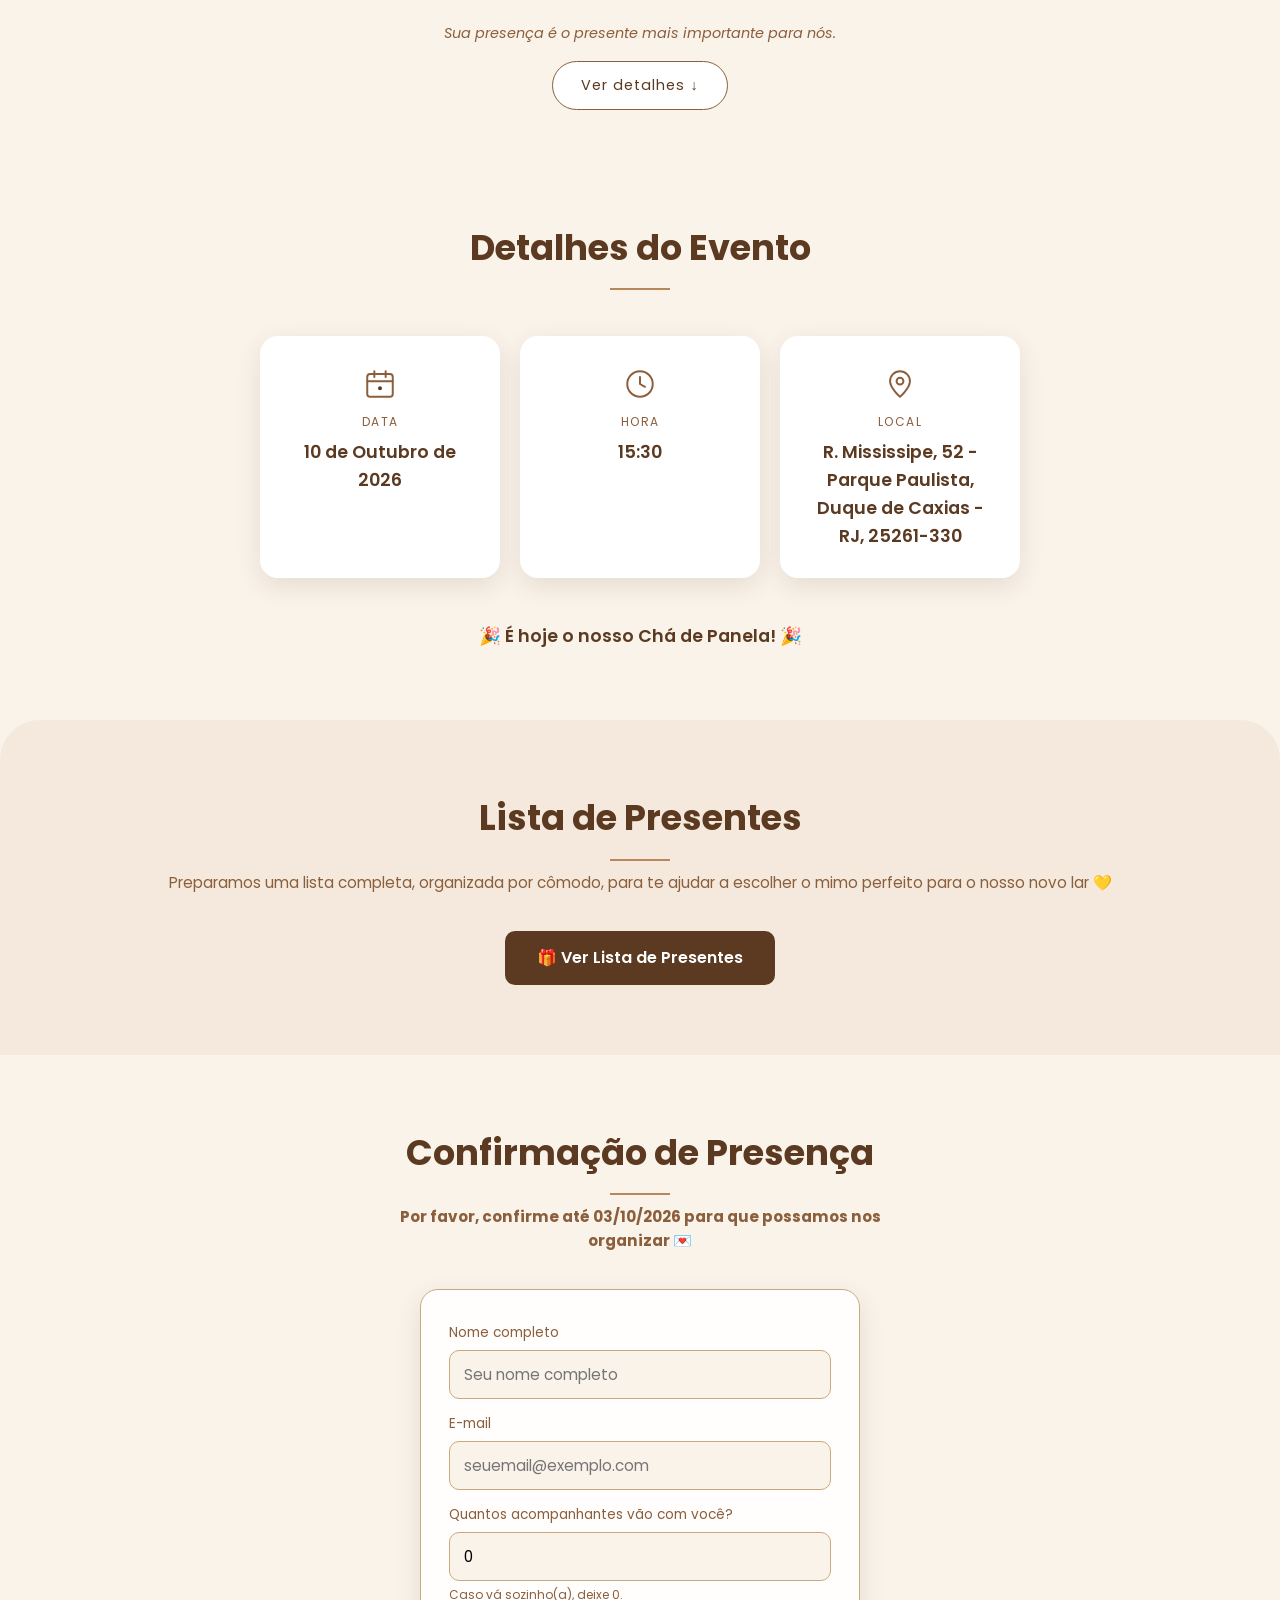
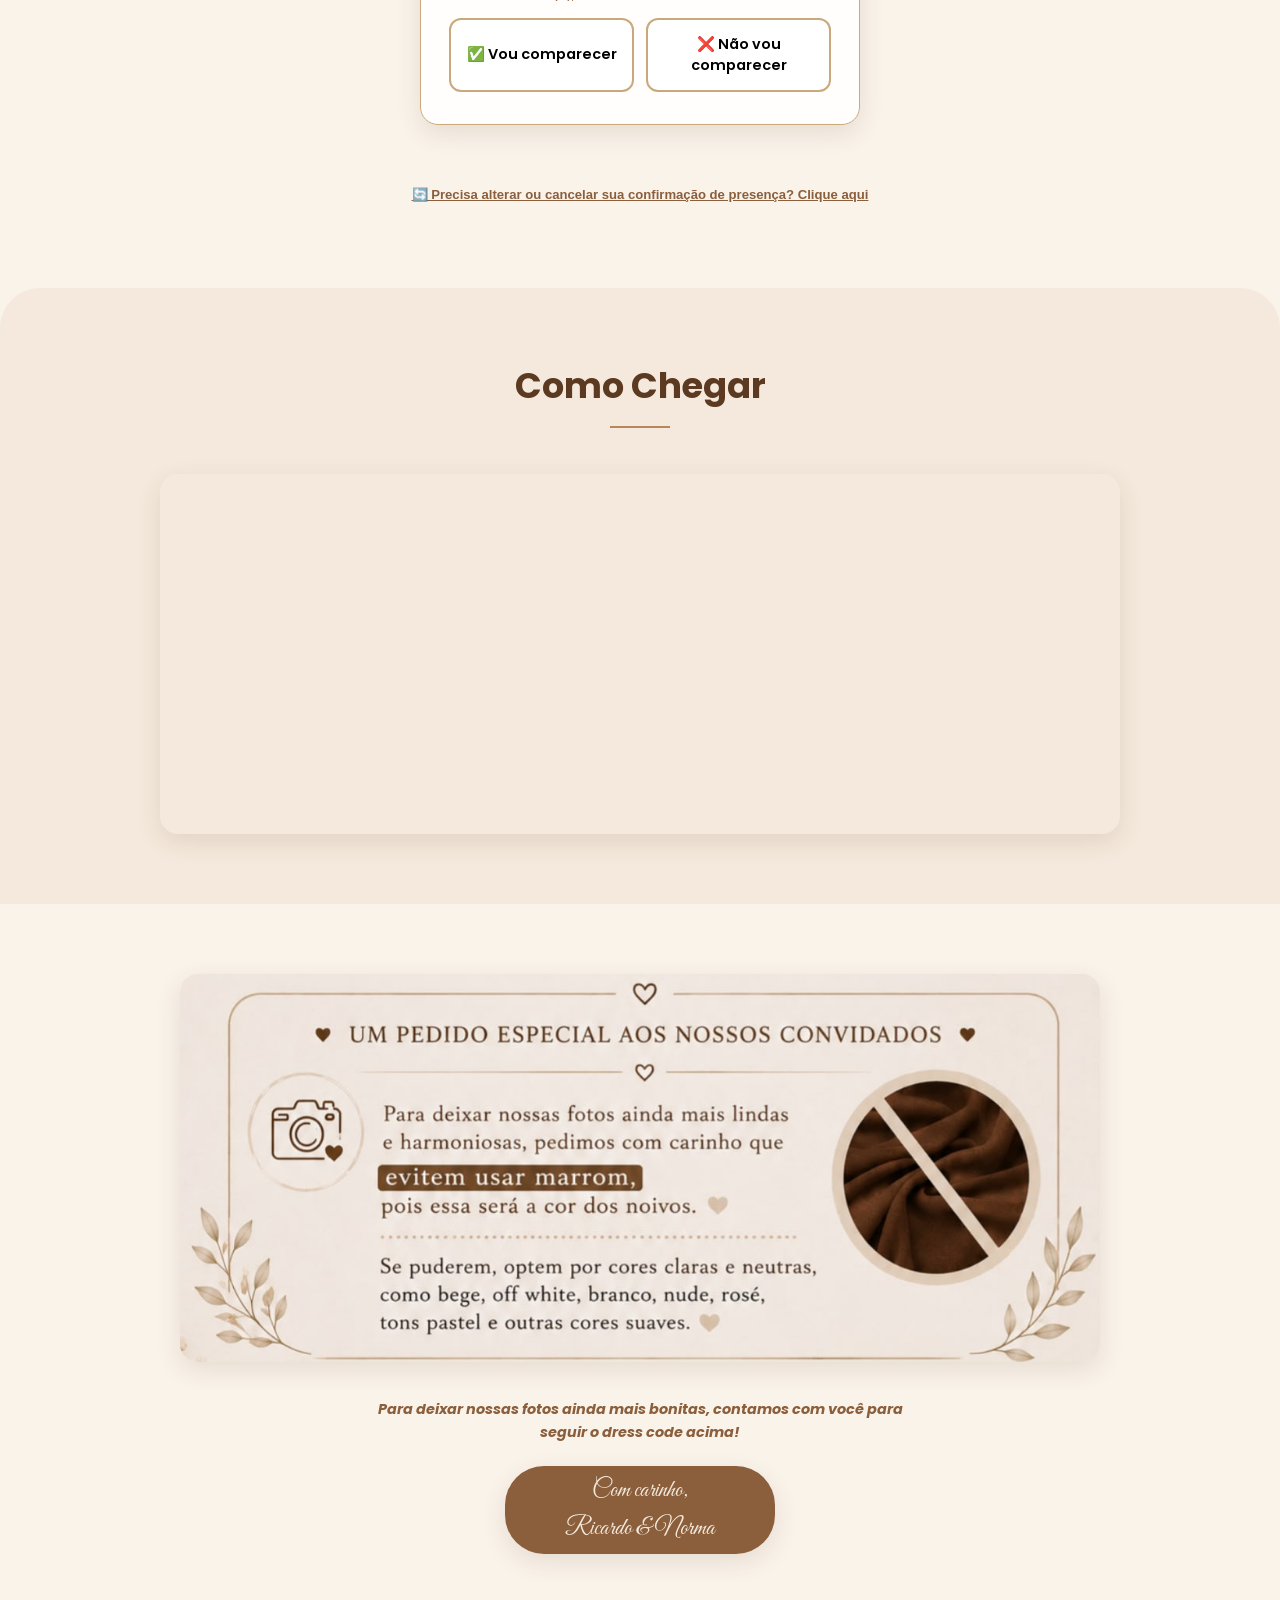
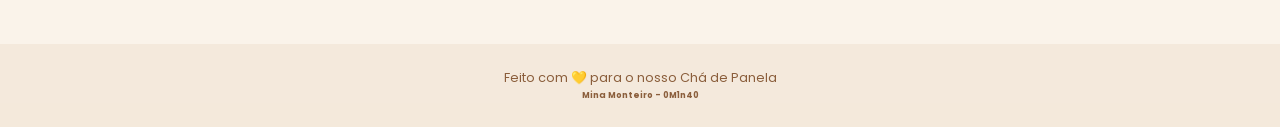
<file: index.html>
<!DOCTYPE html>
<html lang="pt-BR">
<head>
<meta charset="UTF-8" />
<meta name="viewport" content="width=device-width, initial-scale=1.0" />
<title>Chá de Panela — Ricardo & Norma</title>
<meta name="description" content="Convite interativo do Chá de Panela de Ricardo & Norma" />

<link rel="preconnect" href="https://fonts.googleapis.com">
<link rel="preconnect" href="https://fonts.gstatic.com" crossorigin>
<link href="https://fonts.googleapis.com/css2?family=Great+Vibes&family=Poppins:wght@300;400;500;600;700&display=swap" rel="stylesheet">

<link rel="stylesheet" href="style.css" />
</head>
<body>

<!-- Fundo decorativo sutil (a própria imagem do convite, desfocada) -->
<div class="site-bg-blur"></div>

<div id="page">

<!-- ================= HERO = IMAGEM DO CONVITE (DINÂMICA) ================= -->
  <section class="hero" id="hero">
    <div id="hero-convite-container"></div>
    <div class="hero-caption">
      <p class="hero-sub" id="txt-sub-abertura"></p>
      <a href="#detalhes" class="scroll-cta">Ver detalhes ↓</a>
    </div>
  </section>

  <!-- ================= DETALHES DO EVENTO ================= -->
  <section class="section" id="detalhes">
    <h2 class="section-title">Detalhes do Evento</h2>
    <div class="cards-row">
      <div class="info-card">
        <div class="info-icon" id="icon-data"></div>
        <div class="info-label">Data</div>
        <div class="info-value" id="info-data">—</div>
      </div>
      <div class="info-card">
        <div class="info-icon" id="icon-hora"></div>
        <div class="info-label">Hora</div>
        <div class="info-value" id="info-hora">—</div>
      </div>
      <div class="info-card">
        <div class="info-icon" id="icon-local"></div>
        <div class="info-label">Local</div>
        <div class="info-value" id="info-local">—</div>
      </div>
    </div>

    <div class="countdown" id="countdown">
      <div class="cd-box"><span id="cd-dias">00</span><small>dias</small></div>
      <div class="cd-box"><span id="cd-horas">00</span><small>horas</small></div>
      <div class="cd-box"><span id="cd-min">00</span><small>min</small></div>
      <div class="cd-box"><span id="cd-seg">00</span><small>seg</small></div>
    </div>
  </section>

  <!-- ================= LISTA DE PRESENTES (botão de acesso) ================= -->
  <section class="section alt" id="presentes">
    <h2 class="section-title">Lista de Presentes</h2>
    <p class="section-sub">Preparamos uma lista completa, organizada por cômodo, para te ajudar a escolher o mimo perfeito para o nosso novo lar 💛</p>
    <a href="presentes.html" class="btn-primary btn-gift-link">🎁 Ver Lista de Presentes</a>
  </section>

  <!-- ================= CONFIRMAÇÃO DE PRESENÇA ================= -->
  <section class="section" id="rsvp">
    <h2 class="section-title">Confirmação de Presença</h2>
    <p class="section-sub"> <strong>Por favor, confirme até 03/10/2026 para que possamos nos organizar 💌</strong> </p>

    <form id="rsvp-form" class="rsvp-form">
      <label>Nome completo
        <input type="text" id="rsvp-name" required placeholder="Seu nome completo" />
      </label>
      <label>E-mail
        <input type="email" id="rsvp-email" required placeholder="seuemail@exemplo.com" />
      </label>

      <label id="rsvp-guests-label">Quantos acompanhantes vão com você?
        <input type="number" id="rsvp-guests" min="0" max="10" value="0" placeholder="0" />
        <small class="field-hint">Caso vá sozinho(a), deixe 0.</small>
      </label>

      <div class="rsvp-choice">
        <button type="button" class="rsvp-btn rsvp-yes" data-value="vou" id="btn-vou">
          ✅ Vou comparecer
        </button>
        <button type="button" class="rsvp-btn rsvp-no" data-value="naovou" id="btn-nao-vou">
          ❌ Não vou comparecer
        </button>
      </div>

      <input type="hidden" id="rsvp-selected" value="" />
    </form>
    <p class="rsvp-feedback" id="rsvp-feedback"></p>
    <!-- Botão para gerenciar/cancelar RSVP -->
    <button type="button" class="btn-cancelar-trigger" id="btn-open-cancel-rsvp" style="margin-top: 20px;">
      <strong>🔄 Precisa alterar ou cancelar sua confirmação de presença? Clique aqui</strong>
    </button>
  </section>
  </section>

  <!-- MODAL GERENCIAR / CANCELAR RSVP -->
  <div class="modal-overlay" id="cancel-rsvp-modal">
    <div class="modal-box">
      <button class="modal-close" id="cancel-rsvp-modal-close">&times;</button>
      <h3>Gerenciar Presença</h3>
      <p class="modal-sub">Informe seu e-mail para consultar sua resposta ou cancelar a confirmação:</p>

      <form id="cancel-rsvp-form">
        <label>Seu e-mail cadastrado
          <input type="email" id="cancel-rsvp-email" required placeholder="seuemail@exemplo.com" />
        </label>
        <button type="submit" class="btn-primary" id="btn-buscar-rsvp">Consultar Presença 🔍</button>
      </form>

      <div id="cancel-rsvp-result" class="cancel-results-list" style="display: none;"></div>
      <p class="modal-feedback" id="cancel-rsvp-feedback"></p>
    </div>
  </div>

  <!-- ================= MAPA ================= -->
  <section class="section alt" id="mapa">
    <h2 class="section-title">Como Chegar</h2>
    <p class="section-sub" id="mapa-aviso"></p>
    <div class="map-wrapper">
      <iframe
        id="map-iframe"
        loading="lazy"
        allowfullscreen
        referrerpolicy="no-referrer-when-downgrade">
      </iframe>
    </div>
  </section>

  <!-- ================= MENSAGEM FINAL / DRESS CODE ================= -->
  <section class="section final-section">
    <img src="assets/dresscode.jpg" alt="Pedido especial aos convidados - dress code" class="dresscode-image" />
    <p class="final-msg" id="txt-aviso-final"></p>
    <p class="signature script">Com carinho, <br>Ricardo &amp; Norma</p>
  </section>

  <footer class="footer">
    <p>Feito com 💛 para o nosso Chá de Panela</p>
     <h6>Mina Monteiro - 0M1n40</h6>
  </footer>

</div><!-- /#page -->

<script src="config.js"></script>
<script src="script.js"></script>
</body>
</html>
</file>
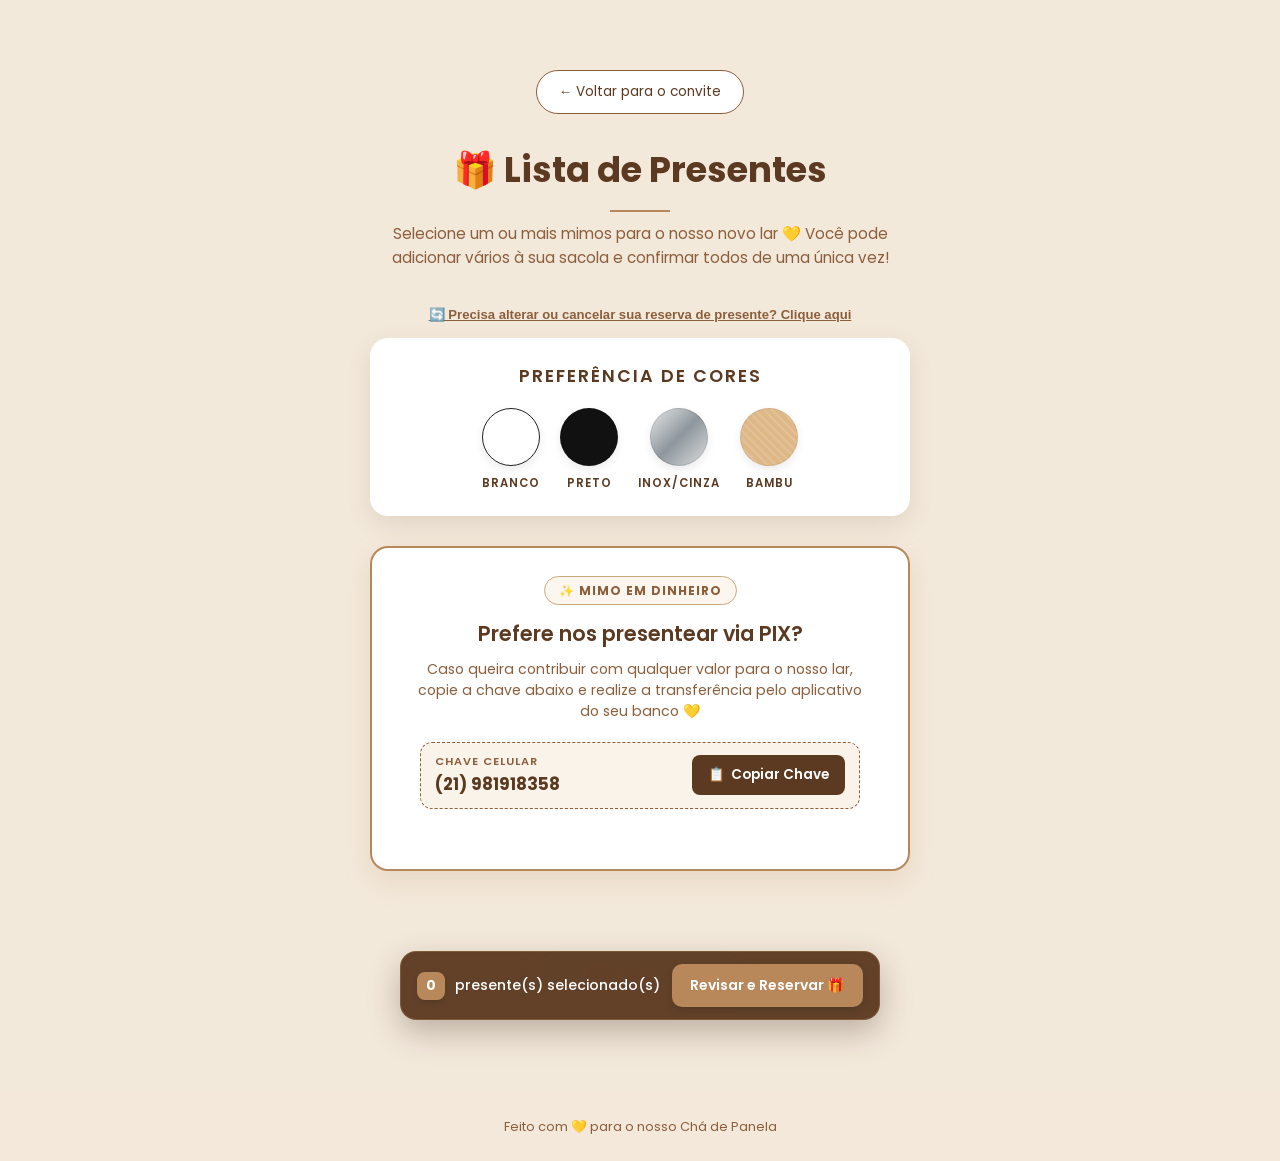
<file: presentes.html>
<!DOCTYPE html>
<html lang="pt-BR">
<head>
<meta charset="UTF-8" />
<meta name="viewport" content="width=device-width, initial-scale=1.0" />
<title>Lista de Presentes — Chá de Panela Ricardo & Norma</title>
<meta name="description" content="Lista de presentes do Chá de Panela de Ricardo & Norma" />

<link rel="preconnect" href="https://fonts.googleapis.com">
<link rel="preconnect" href="https://fonts.gstatic.com" crossorigin>
<link href="https://fonts.googleapis.com/css2?family=Great+Vibes&family=Poppins:wght@300;400;500;600;700&display=swap" rel="stylesheet">

<link rel="stylesheet" href="style.css" />
</head>
<body>

<div class="site-bg-blur"></div>

<div id="page">

  <section class="section" id="presentes-page">
    <a href="index.html" class="btn-voltar">← Voltar para o convite</a>

   <div class="gifts-page-header">
      <h1 class="section-title">🎁 Lista de Presentes</h1>
      <p class="section-sub">Selecione um ou mais mimos para o nosso novo lar 💛 Você pode adicionar vários à sua sacola e confirmar todos de uma única vez!</p>
      
      <button type="button" class="btn-cancelar-trigger" id="btn-open-cancel-modal">
        <strong>🔄 Precisa alterar ou cancelar sua reserva de presente? Clique aqui</strong>
      </button>
    </div>

    <!-- PREFERÊNCIA DE CORES -->
    <div class="color-palette-card">
      <h3 class="palette-title">PREFERÊNCIA DE CORES</h3>
      <div class="palette-grid">
        <div class="palette-item">
          <div class="palette-circle circle-branco"></div>
          <span>BRANCO</span>
        </div>
        <div class="palette-item">
          <div class="palette-circle circle-preto"></div>
          <span>PRETO</span>
        </div>
        <div class="palette-item">
          <div class="palette-circle circle-inox"></div>
          <span>INOX/CINZA</span>
        </div>
        <div class="palette-item">
          <div class="palette-circle circle-bambu"></div>
          <span>BAMBU</span>
        </div>
      </div>
    </div>

    <!-- ================= SEÇÃO PIX EM DESTAQUE ================= -->
    <div class="pix-card-highlight">
      <div class="pix-badge">✨ Mimo em Dinheiro</div>
      <h2 class="pix-title">Prefere nos presentear via PIX?</h2>
      <p class="pix-desc">Caso queira contribuir com qualquer valor para o nosso lar, copie a chave abaixo e realize a transferência pelo aplicativo do seu banco 💛</p>

      <div class="pix-box">
        <div class="pix-info">
          <span class="pix-label" id="pix-type-label">Chave Celular</span>
          <span class="pix-value" id="pix-key-text">(21) 99999-9999</span>
        </div>
        <button type="button" class="btn-copy-pix" id="btn-copy-pix">
          <span>📋</span> Copiar Chave
        </button>
      </div>

      <p class="pix-feedback" id="pix-feedback"></p>
    </div>

    <div id="presentes-demo-banner" class="demo-banner" style="display:none;">
      ⚠️ Modo demonstração: configure o Apps Script em <code>config.js</code> para salvar as reservas.
    </div>

    <div id="presentes-loading" class="loading">Carregando lista de presentes...</div>

    <div id="gifts-categories"></div>

    <a href="index.html" class="btn-voltar" style="margin-top: 40px;">← Voltar para o convite</a>
  </section>

  <!-- BARRA FLUTUANTE DO CARRINHO / SACOLA -->
  <div class="cart-bar" id="cart-bar">
    <div class="cart-info">
      <span class="cart-count-badge" id="cart-count">0</span>
      <span class="cart-text">presente(s) selecionado(s)</span>
    </div>
    <button class="btn-primary btn-cart-action" id="btn-open-cart">
      Revisar e Reservar 🎁
    </button>
  </div>

  <!-- MODAL DE FINALIZAÇÃO (CARRINHO) -->
  <div class="modal-overlay" id="gift-modal">
    <div class="modal-box">
      <button class="modal-close" id="gift-modal-close">&times;</button>
      <h3>Finalizar Reserva</h3>
      <p class="modal-sub">Itens selecionados na sua sacola:</p>
      
      <div class="cart-items-list" id="cart-items-list"></div>

      <!-- ALERTA DE CONFIRMAÇÃO DE PRESENÇA -->
      <div class="rsvp-reminder-alert">
        <span>⚠️</span>
        <div>
          <strong>Lembrete importante:</strong><br>
          A reserva do presente <u>não</u> substitui a confirmação de presença. Não se esqueça de confirmar no convite para a contagem do convidados!
        </div>
      </div>

      <form id="gift-form">
        <label>Seu nome completo
          <input type="text" id="gift-name" required placeholder="Ex: Maria Silva" />
        </label>
        <label>Seu e-mail
          <input type="email" id="gift-email" required placeholder="Ex: maria@email.com" />
        </label>
        <button type="submit" class="btn-primary" id="btn-submit-gift">Confirmar Reserva 💌</button>
      </form>
      <p class="modal-feedback" id="gift-feedback"></p>
    </div>
  </div>

  <footer class="footer">
    <p>Feito com 💛 para o nosso Chá de Panela</p>
  </footer>

  <!-- MODAL GERENCIAR / CANCELAR RESERVAS -->
  <div class="modal-overlay" id="cancel-modal">
    <div class="modal-box">
      <button class="modal-close" id="cancel-modal-close">&times;</button>
      <h3>Minhas Reservas</h3>
      <p class="modal-sub">Informe seu e-mail para localizar seus itens e liberá-los de volta para a lista:</p>

      <form id="cancel-search-form">
        <label>Seu e-mail cadastrado
          <input type="email" id="cancel-email-input" required placeholder="seuemail@exemplo.com" />
        </label>
        <button type="submit" class="btn-primary" id="btn-buscar-reservas">Buscar Presentes 🔍</button>
      </form>

      <div id="cancel-results-list" class="cancel-results-list" style="display: none;"></div>
      <p class="modal-feedback" id="cancel-feedback"></p>
    </div>
  </div>

</div>

<script src="config.js"></script>
<script src="script.js"></script>
</body>
</html>
</file>
<file: style.css>
/* ==========================================================================
   VARIÁVEIS DE DESIGN — paleta inspirada no convite (bege/marrom/dourado)
   ========================================================================== */
:root {
  --bg-cream: #FAF3EA;
  --bg-cream-alt: #F3E9DB;
  --brown-dark: #5C3A21;
  --brown-mid: #8B5E3C;
  --brown-light: #C9A97C;
  --gold: #B8875A;
  --white: #FFFFFF;
  --shadow: 0 8px 24px rgba(92, 58, 33, 0.12);
  --radius: 18px;
  --font-script: 'Great Vibes', cursive;
  --font-body: 'Poppins', sans-serif;
}

* { box-sizing: border-box; margin: 0; padding: 0; }

html { scroll-behavior: smooth; }

html, body {
  background: var(--bg-cream);
}

body {
  font-family: var(--font-body);
  color: var(--brown-dark);
  line-height: 1.6;
  overflow-x: hidden;
}

.script { font-family: var(--font-script); }

.site-bg-blur {
  position: fixed;
  inset: 0;
  z-index: 0;
  /*background-image: url("assets/fundo.png"); /* ou fundoPC.png dependendo de onde estiver */
  background-repeat: repeat;    /* Faz o fundo se multiplicar/repetir */
  background-size: auto;        /* Mantém o tamanho original da imagem */
  filter: blur(6px) saturate(1.2) brightness(1.1); /* Ajuste o desfoque se preferir */
  opacity: 1;
}

#page {
  position: relative;
  z-index: 1;
}

.hero {
  position: relative;
  display: flex;
  flex-direction: column;
  align-items: center;
}

.hero-image {
  width: 100%;
  height: auto;
  display: block;
  max-width: 640px;
  margin: 0 auto;
}

.hero-caption {
  text-align: center;
  padding: 22px 20px 40px;
  background: var(--bg-cream);
  width: 100%;
}

.hero-sub {
  font-size: 0.9rem;
  color: var(--brown-mid);
  font-style: italic;
  margin-bottom: 16px;
}

.scroll-cta {
  display: inline-block;
  padding: 12px 28px;
  border: 1.5px solid var(--brown-mid);
  border-radius: 999px;
  color: var(--brown-dark);
  text-decoration: none;
  font-size: 0.9rem;
  letter-spacing: 1px;
  transition: all 0.3s ease;
  background: var(--white);
}
.scroll-cta:hover {
  background: var(--brown-mid);
  color: var(--white);
}

.section {
  padding: 70px 20px;
  max-width: 960px;
  margin: 0 auto;
  text-align: center;
  position: relative;
}
.section.alt {
  background: rgba(243, 233, 219, 0.92);
  backdrop-filter: blur(2px);
  max-width: 100%;
  border-radius: 40px 40px 0 0;
}
.section.alt > * {
  max-width: 960px;
  margin-left: auto;
  margin-right: auto;
}

.section-title {
  font-size: clamp(1.6rem, 4vw, 2.2rem);
  color: var(--brown-dark);
  margin-bottom: 10px;
  position: relative;
  display: inline-block;
}
.section-title::after {
  content: "";
  display: block;
  width: 60px;
  height: 2px;
  background: var(--gold);
  margin: 12px auto 0;
}

.section-sub {
  color: var(--brown-mid);
  max-width: 560px;
  margin: 0 auto 36px;
  font-size: 0.95rem;
}

.cards-row {
  display: flex;
  flex-wrap: wrap;
  gap: 20px;
  justify-content: center;
  margin-top: 36px;
}

.info-card {
  background: var(--white);
  border-radius: var(--radius);
  box-shadow: var(--shadow);
  padding: 28px 24px;
  min-width: 160px;
  flex: 1 1 200px;
  max-width: 240px;
}

.info-icon {
  font-size: 1.8rem;
  margin-bottom: 8px;
  display: flex;
  align-items: center;
  justify-content: center;
  height: 40px;
}
.info-icon svg {
  width: 34px;
  height: 34px;
  stroke: var(--brown-mid);
  fill: none;
  stroke-width: 1.4;
  stroke-linecap: round;
  stroke-linejoin: round;
}

.info-label {
  font-size: 0.75rem;
  text-transform: uppercase;
  letter-spacing: 1.5px;
  color: var(--brown-mid);
  margin-bottom: 6px;
}
.info-value {
  font-size: 1.1rem;
  font-weight: 600;
  color: var(--brown-dark);
}

.countdown {
  display: flex;
  justify-content: center;
  gap: 14px;
  margin-top: 44px;
  flex-wrap: wrap;
}
.cd-box {
  background: var(--brown-dark);
  color: var(--white);
  border-radius: 14px;
  padding: 16px 18px;
  min-width: 72px;
  text-align: center;
}
.cd-box span {
  display: block;
  font-size: 1.6rem;
  font-weight: 700;
}
.cd-box small {
  font-size: 0.65rem;
  text-transform: uppercase;
  letter-spacing: 1px;
  opacity: 0.8;
}

.demo-banner {
  background: #fff3cd;
  color: #7a5b00;
  border: 1px solid #ffe08a;
  border-radius: 10px;
  padding: 12px 18px;
  font-size: 0.85rem;
  max-width: 640px;
  margin: 0 auto 28px;
}

.loading {
  color: var(--brown-mid);
  font-style: italic;
}

.gifts-grid {
  display: grid;
  grid-template-columns: repeat(auto-fill, minmax(200px, 1fr));
  gap: 18px;
  margin-top: 10px;
}

.gift-card {
  background: var(--white);
  border-radius: var(--radius);
  box-shadow: var(--shadow);
  padding: 22px 16px;
  cursor: pointer;
  transition: transform 0.25s ease, box-shadow 0.25s ease, border-color 0.25s ease;
  border: 2px solid transparent;
}
.gift-card:hover:not(.reserved) {
  transform: translateY(-4px);
  border-color: var(--gold);
}
.gift-card.reserved {
  opacity: 0.55;
  cursor: not-allowed;
}
.gift-card.selected-in-cart {
  border-color: var(--gold);
  background: #FDFBF7;
  transform: translateY(-2px);
}

.gift-icon { font-size: 1.6rem; margin-bottom: 10px; }

.gift-photo {
  width: 100%;
  height: 120px;
  border-radius: 12px;
  overflow: hidden;
  margin-bottom: 12px;
  background: var(--white);
  border: 1px solid var(--bg-cream-alt);
  display: flex;
  align-items: center;
  justify-content: center;
  padding: 6px;
}
.gift-photo img {
  width: 100%;
  height: 100%;
  object-fit: contain;
  display: block;
}

.gift-name { font-weight: 600; margin-bottom: 8px; }
.gift-status {
  font-size: 0.75rem;
  padding: 4px 12px;
  border-radius: 999px;
  display: inline-block;
  letter-spacing: 0.5px;
}
.gift-status.available {
  background: #E4F3E6;
  color: #2E7D32;
}
.gift-status.reserved {
  background: #F3E4E4;
  color: #8B3A3A;
}
.gift-status.in-cart {
  background: #FEF3C7;
  color: #92400E;
  font-weight: 600;
}

.modal-overlay {
  display: none;
  position: fixed;
  inset: 0;
  background: rgba(92,58,33,0.45);
  align-items: center;
  justify-content: center;
  z-index: 100;
  padding: 20px;
}
.modal-overlay.open { display: flex; }

.modal-box {
  background: var(--white);
  border-radius: var(--radius);
  padding: 32px 28px;
  max-width: 440px;
  width: 100%;
  position: relative;
  box-shadow: var(--shadow);
}

.modal-close {
  position: absolute;
  top: 12px;
  right: 16px;
  background: none;
  border: none;
  font-size: 1.4rem;
  cursor: pointer;
  color: var(--brown-mid);
}

.modal-sub {
  font-size: 0.9rem;
  color: var(--brown-mid);
  margin-bottom: 12px;
}

.modal-feedback {
  margin-top: 14px;
  font-size: 0.9rem;
  min-height: 20px;
}

form label {
  display: block;
  text-align: left;
  font-size: 0.85rem;
  color: var(--brown-mid);
  margin-bottom: 14px;
}

form input[type="text"],
form input[type="email"],
form input[type="number"] {
  width: 100%;
  margin-top: 6px;
  padding: 12px 14px;
  border: 1.5px solid var(--brown-light);
  border-radius: 10px;
  font-family: var(--font-body);
  font-size: 0.95rem;
  background: var(--bg-cream);
}
form input:focus { outline: 2px solid var(--gold); }

.field-hint {
  display: block;
  font-size: 0.75rem;
  color: var(--brown-mid);
  margin-top: 4px;
}

.btn-primary {
  width: 100%;
  padding: 13px;
  border: none;
  border-radius: 10px;
  background: var(--brown-dark);
  color: var(--white);
  font-family: var(--font-body);
  font-weight: 600;
  font-size: 0.95rem;
  cursor: pointer;
  transition: background 0.25s ease;
}
.btn-primary:hover { background: var(--gold); }

.btn-gift-link {
  display: inline-block;
  width: auto;
  text-decoration: none;
  padding: 14px 32px;
  font-size: 1rem;
}

.btn-voltar {
  display: inline-flex;
  align-items: center;
  gap: 6px;
  padding: 10px 22px;
  border: 1.5px solid var(--brown-mid);
  border-radius: 999px;
  color: var(--brown-dark);
  text-decoration: none;
  font-size: 0.85rem;
  background: var(--white);
  transition: all 0.25s ease;
  margin-bottom: 28px;
}
.btn-voltar:hover {
  background: var(--brown-mid);
  color: var(--white);
}

.gift-category {
  margin-top: 48px;
  margin-bottom: 20px;
}
.gift-category:first-of-type { margin-top: 8px; }

.gift-category-title {
  font-size: 1.3rem;
  color: var(--brown-dark);
  text-align: left;
  padding-bottom: 8px;
  border-bottom: 2px solid var(--brown-light);
  margin-bottom: 20px;
}

.gifts-page-header {
  text-align: center;
  margin-bottom: 10px;
}

.rsvp-form {
  max-width: 440px;
  margin: 0 auto;
  text-align: left;
  background: rgba(255, 255, 255, 0.85); /* Fundo branco levemente transparente */
  backdrop-filter: blur(8px);            /* Efeito fosco elegante */
  -webkit-backdrop-filter: blur(8px);
  padding: 32px 28px;
  border-radius: var(--radius);         /* Arredondamento padrão do site */
  box-shadow: var(--shadow);            /* Sombra suave */
  border: 1.5px solid var(--brown-light); /* Borda sutil com tom do tema */
}

.rsvp-choice {
  display: flex;
  gap: 12px;
  margin-top: 8px;
  flex-wrap: wrap;
}

.rsvp-btn {
  flex: 1 1 160px;
  padding: 14px 10px;
  border-radius: 12px;
  border: 2px solid var(--brown-light);
  background: var(--white);
  font-family: var(--font-body);
  font-weight: 600;
  font-size: 0.9rem;
  cursor: pointer;
  transition: all 0.25s ease;
}
.rsvp-btn.selected.rsvp-yes { background: #E4F3E6; border-color: #2E7D32; color: #2E7D32; }
.rsvp-btn.selected.rsvp-no { background: #F3E4E4; border-color: #8B3A3A; color: #8B3A3A; }

.rsvp-feedback {
  text-align: center;
  margin-top: 18px;
  font-weight: 600;
  min-height: 24px;
}

/* Alerta de Lembrete de Presença dentro do Modal */
.rsvp-reminder-alert {
  display: flex;
  align-items: flex-start;
  gap: 10px;
  background: #FFF9E6;
  border-left: 4px solid #D97706;
  padding: 10px 14px;
  border-radius: 8px;
  margin: 14px 0;
  text-align: left;
  font-size: 0.8rem;
  color: #78350F;
  line-height: 1.4;
}

.rsvp-reminder-alert span {
  font-size: 1.1rem;
}

/* ==========================================================================
   PREFERÊNCIA DE CORES
   ========================================================================== */
.color-palette-card {
  background: var(--white);
  border-radius: var(--radius);
  box-shadow: var(--shadow);
  padding: 24px 20px;
  max-width: 540px;
  margin: 0 auto 30px;
  text-align: center;
}

.palette-title {
  font-size: 1.1rem;
  letter-spacing: 2px;
  font-weight: 600;
  color: var(--brown-dark);
  margin-bottom: 18px;
}

.palette-grid {
  display: flex;
  justify-content: center;
  align-items: center;
  gap: 20px;
  flex-wrap: wrap;
}

.palette-item {
  display: flex;
  flex-direction: column;
  align-items: center;
  gap: 8px;
}

.palette-item span {
  font-size: 0.72rem;
  font-weight: 600;
  letter-spacing: 1px;
  color: var(--brown-dark);
}

.palette-circle {
  width: 58px;
  height: 58px;
  border-radius: 50%;
  box-shadow: 0 4px 10px rgba(0,0,0,0.08);
}

.circle-branco {
  background: #FFFFFF;
  border: 1.5px solid #222222;
}

.circle-preto {
  background: #111111;
}

.circle-inox {
  background: linear-gradient(135deg, #e6e6e6 0%, #8d979d 50%, #dcdcdc 100%);
  border: 1px solid rgba(0,0,0,0.1);
}

.circle-bambu {
  background: #DEB887;
  background-image: repeating-linear-gradient(45deg, rgba(255,255,255,0.12) 0px, rgba(255,255,255,0.12) 2px, transparent 2px, transparent 6px);
  border: 1px solid rgba(0,0,0,0.06);
}

/* ==========================================================================
   CARD PIX EM DESTAQUE (OTIMIZADO PARA MOBILE)
   ========================================================================== */
.pix-card-highlight {
  background: var(--white);
  border: 2px solid var(--gold);
  border-radius: var(--radius);
  box-shadow: 0 10px 28px rgba(184, 135, 90, 0.18);
  padding: 28px 20px;
  max-width: 540px;
  margin: 0 auto 40px;
  text-align: center;
  position: relative;
}

.pix-badge {
  display: inline-block;
  background: #FDF6EE;
  color: var(--brown-mid);
  border: 1px solid var(--brown-light);
  padding: 4px 14px;
  border-radius: 999px;
  font-size: 0.75rem;
  font-weight: 700;
  letter-spacing: 1px;
  text-transform: uppercase;
  margin-bottom: 12px;
}

.pix-title {
  font-size: 1.3rem;
  color: var(--brown-dark);
  margin-bottom: 8px;
  font-weight: 600;
}

.pix-desc {
  font-size: 0.88rem;
  color: var(--brown-mid);
  max-width: 460px;
  margin: 0 auto 20px;
  line-height: 1.5;
}

.pix-box {
  display: flex;
  align-items: center;
  justify-content: space-between;
  background: var(--bg-cream);
  border: 1.5px dashed var(--brown-mid);
  border-radius: 12px;
  padding: 10px 14px;
  gap: 12px;
  max-width: 440px;
  margin: 0 auto;
}

.pix-info {
  display: flex;
  flex-direction: column;
  text-align: left;
  overflow: hidden;
}

.pix-label {
  font-size: 0.7rem;
  text-transform: uppercase;
  letter-spacing: 1px;
  color: var(--brown-mid);
  font-weight: 600;
}

.pix-value {
  font-family: var(--font-body);
  font-size: 1.05rem;
  font-weight: 700;
  color: var(--brown-dark);
  white-space: nowrap;
  overflow: hidden;
  text-overflow: ellipsis;
}

.btn-copy-pix {
  display: inline-flex;
  align-items: center;
  gap: 6px;
  background: var(--brown-dark);
  color: var(--white);
  border: none;
  border-radius: 8px;
  padding: 10px 16px;
  font-family: var(--font-body);
  font-size: 0.85rem;
  font-weight: 600;
  cursor: pointer;
  white-space: nowrap;
  transition: all 0.2s ease;
}

.btn-copy-pix:hover {
  background: var(--gold);
}

.btn-copy-pix:active {
  transform: scale(0.96);
}

.pix-feedback {
  min-height: 22px;
  font-size: 0.85rem;
  font-weight: 600;
  margin-top: 10px;
}

/* ==========================================================================
   BARRA FLUTUANTE DA SACOLA (CARRINHO) & MODAL
   ========================================================================== */
.cart-bar {
  position: fixed;
  bottom: 20px;
  left: 50%;
  transform: translateX(-50%) translateY(140px);
  width: calc(100% - 32px);
  max-width: 480px;
  background: rgba(92, 58, 33, 0.96);
  backdrop-filter: blur(10px);
  -webkit-backdrop-filter: blur(10px);
  color: var(--white);
  padding: 12px 16px;
  border-radius: 16px;
  border: 1px solid rgba(184, 135, 90, 0.35);
  box-shadow: 0 12px 32px rgba(45, 26, 12, 0.28);
  display: flex;
  align-items: center;
  justify-content: space-between;
  gap: 12px;
  z-index: 99;
  transition: transform 0.3s cubic-bezier(0.16, 1, 0.3, 1);
}

.cart-bar.visible {
  transform: translateX(-50%) translateY(0);
}

.cart-info {
  display: flex;
  align-items: center;
  gap: 10px;
}

.cart-count-badge {
  background: var(--gold);
  color: var(--white);
  min-width: 28px;
  height: 28px;
  border-radius: 8px;
  display: flex;
  align-items: center;
  justify-content: center;
  font-weight: 700;
  font-size: 0.85rem;
  box-shadow: 0 2px 6px rgba(0, 0, 0, 0.15);
}

.cart-text {
  font-size: 0.88rem;
  font-weight: 500;
  line-height: 1.2;
}

.btn-cart-action {
  width: auto;
  padding: 11px 18px;
  font-size: 0.88rem;
  font-weight: 600;
  background: var(--gold);
  color: var(--white);
  border: none;
  border-radius: 10px;
  white-space: nowrap;
  cursor: pointer;
  box-shadow: 0 3px 8px rgba(0, 0, 0, 0.15);
  transition: background 0.2s ease, transform 0.1s ease;
}

.btn-cart-action:hover {
  background: #a37348;
}

.btn-cart-action:active {
  transform: scale(0.98);
}

.cart-items-list {
  max-height: 160px;
  overflow-y: auto;
  margin: 12px 0 18px;
  padding: 8px;
  background: var(--bg-cream);
  border-radius: 10px;
  text-align: left;
}

.cart-item-row {
  display: flex;
  justify-content: space-between;
  align-items: center;
  padding: 6px 4px;
  border-bottom: 1px dashed var(--brown-light);
  font-size: 0.88rem;
}
.cart-item-row:last-child {
  border-bottom: none;
}

.btn-remove-item {
  background: none;
  border: none;
  color: #8B3A3A;
  font-size: 1.2rem;
  cursor: pointer;
  padding: 0 4px;
}

/* ==========================================================================
   FOOTER & MAPA
   ========================================================================== */
.map-wrapper {
  border-radius: var(--radius);
  overflow: hidden;
  box-shadow: var(--shadow);
  max-width: 800px;
  margin: 0 auto;
}
.map-wrapper iframe {
  width: 100%;
  height: 360px;
  border: 0;
  display: block;
}

.final-section {
  padding-bottom: 90px;
}
.dresscode-image {
  max-width: 940px;
  width: 100%;
  border-radius: var(--radius);
  box-shadow: var(--shadow);
  margin-bottom: 28px;
}
.final-msg {
  max-width: 560px;
  margin: 0 auto 22px;
  color: var(--brown-mid);
  font-size: 0.9rem;
  font-style: italic;
  font-weight: bold;
}
.signature {
  font-size: 1.5rem;
  color: var(--bg-cream-alt);
  background: var(--brown-mid);
  display: inline-block;
  padding: 6px 60px;
  border-radius: 39px;
  box-shadow: var(--shadow);  
}

.footer {
  text-align: center;
  padding: 24px;
  font-size: 0.8rem;
  color: var(--brown-mid);
  background: rgba(243, 233, 219, 0.92);
}

@media (max-width: 600px) {
  .section { padding: 50px 16px; }
  .cards-row { gap: 14px; }
  .info-card { padding: 20px 16px; }
  .cd-box { min-width: 60px; padding: 12px 14px; }
  .map-wrapper iframe { height: 280px; }
  
  .pix-card-highlight {
    padding: 22px 14px;
  }
  .pix-box {
    flex-direction: column;
    align-items: stretch;
    text-align: center;
  }
  .pix-info {
    text-align: center;
    margin-bottom: 6px;
  }
  .btn-copy-pix {
    justify-content: center;
    width: 100%;
    padding: 12px;
  }
  .cart-bar {
    bottom: 14px;
    padding: 10px 14px;
  }
  .cart-text {
    font-size: 0.82rem;
  }
  .btn-cart-action {
    padding: 10px 14px;
    font-size: 0.82rem;
  }
}
/* Botão discreto no cabeçalho */
.btn-cancelar-trigger {
  background: none;
  border: none;
  color: var(--brown-mid);
  font-size: 0.82rem;
  font-weight: 500;
  text-decoration: underline;
  cursor: pointer;
  margin: 10px auto 16px;
  display: block;
  transition: color 0.2s ease;
}
.btn-cancelar-trigger:hover {
  color: var(--brown-dark);
}

/* Lista de itens para liberação */
.cancel-results-list {
  margin-top: 16px;
  background: var(--bg-cream);
  border-radius: 10px;
  padding: 8px 12px;
  max-height: 180px;
  overflow-y: auto;
  text-align: left;
}

.cancel-item-row {
  display: flex;
  align-items: center;
  justify-content: space-between;
  padding: 8px 0;
  border-bottom: 1px dashed var(--brown-light);
  font-size: 0.88rem;
}
.cancel-item-row:last-child {
  border-bottom: none;
}

.btn-liberar-item {
  background: #F3E4E4;
  color: #8B3A3A;
  border: 1px solid #E0B4B4;
  border-radius: 6px;
  padding: 4px 10px;
  font-size: 0.78rem;
  font-weight: 600;
  cursor: pointer;
  transition: all 0.2s ease;
}
.btn-liberar-item:hover {
  background: #8B3A3A;
  color: #FFFFFF;
}


/* Remove a imagem de fundo desfocada apenas na página de presentes */
body:has(#presentes-page) .site-bg-blur {
  display: none !important;
}

/* Garante que o fundo da página de presentes seja a cor sólida */
body:has(#presentes-page),
body:has(#presentes-page) html {
  background-color: var(--bg-cream-alt) !important;
}
</file>
